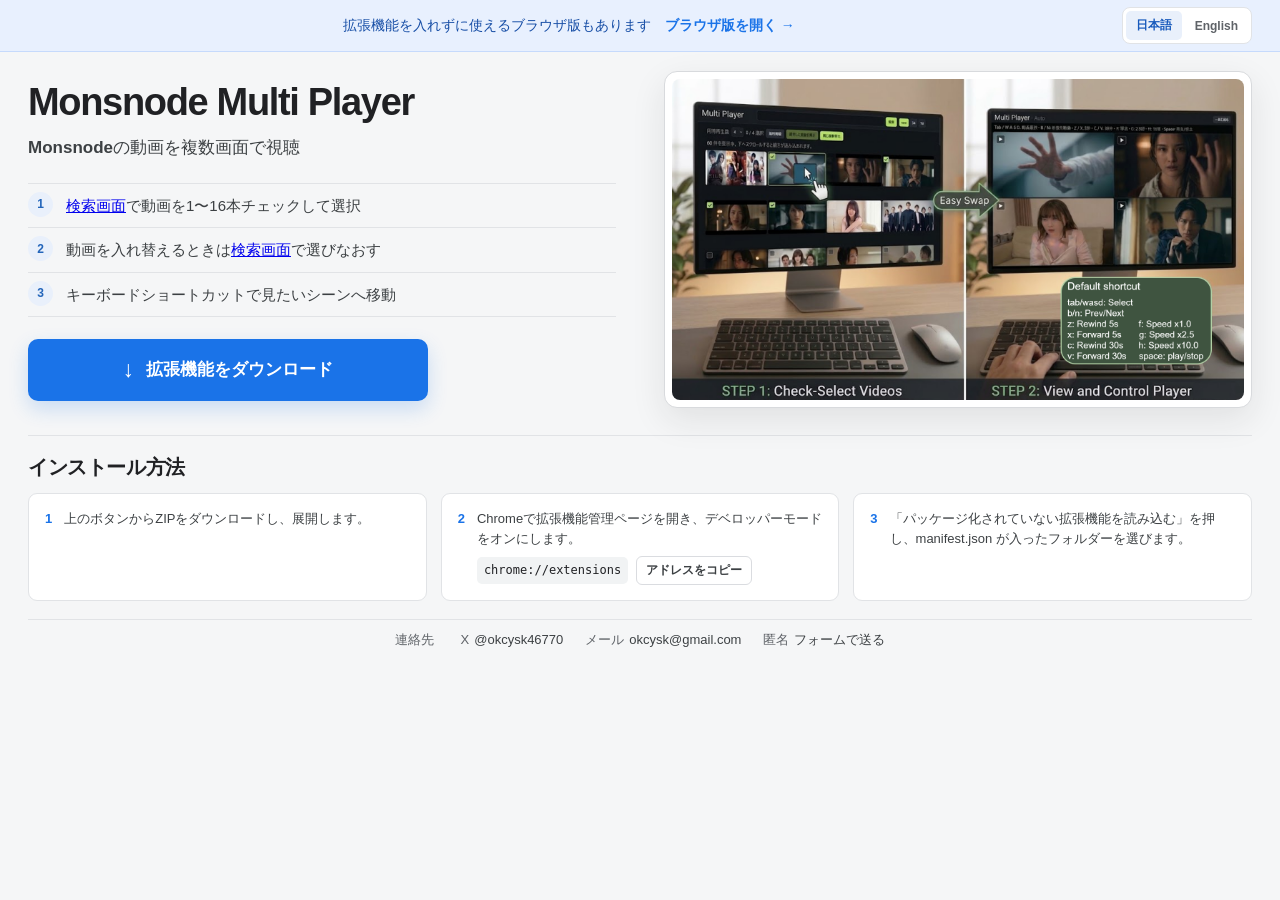
<file: index.html>
<!doctype html>
<html lang="ja">
<head>
  <meta charset="utf-8">
  <meta name="viewport" content="width=device-width,initial-scale=1">
  <!-- Google Tag Manager -->
  <script async src="https://www.googletagmanager.com/gtm.js?id=GTM-TTFVJL49"></script>
  <script>
   window.dataLayer = window.dataLayer || [];
   function gtag(){dataLayer.push(arguments);}
   gtag('js', new Date());
  </script>
  <meta name="theme-color" content="#f5f6f7">
  <meta name="description" content="Monsnode Multi Player — マルチ画面動画プレーヤー">
  <title>Monsnode Multi Player</title>
  <style>
    :root{color-scheme:light;--ink:#202124;--muted:#5f6368;--line:#e1e3e6;--blue:#1a73e8;--blue-dark:#155bb5;--bg:#f5f6f7}
    *{box-sizing:border-box}
    html,body{min-height:100%;margin:0}
    body{background:var(--bg);color:var(--ink);font:15px/1.55 Arial,"Noto Sans JP",sans-serif}
    header{height:72px;display:flex;align-items:center;width:min(1320px,calc(100% - 56px));margin:auto}
    .brand{font-size:17px;font-weight:650;letter-spacing:-.02em}
    .hero{display:grid;grid-template-columns:1fr 1fr;gap:48px;align-items:center;width:min(1320px,calc(100% - 56px));margin:16px auto 24px}
    .copy{padding:10px 0}
    h1{margin:0 0 18px;font-size:clamp(27px,3vw,38px);line-height:1.28;font-weight:650;letter-spacing:-.035em}
    .tagline{margin:-10px 0 23px;color:#3c4043;font-size:17px;font-weight:550;line-height:1.5}
    .points{margin:0 0 22px;padding:0;list-style:none}
    .points li{display:flex;gap:13px;align-items:flex-start;padding:10px 0;border-top:1px solid var(--line);color:#3c4043;font-size:15px}
    .points li:last-child{border-bottom:1px solid var(--line)}
    .num{flex:none;display:grid;place-items:center;width:25px;height:25px;margin-top:-2px;border-radius:50%;background:#e9f0fb;color:#2365ba;font-size:12px;font-weight:700}
    .download{display:flex;width:min(100%,400px);min-height:62px;align-items:center;justify-content:center;gap:12px;padding:13px 20px;border:0;border-radius:10px;background:var(--blue);color:#fff;text-decoration:none;font-size:17px;font-weight:700;box-shadow:0 8px 20px #1a73e833;transition:background .15s,transform .15s,box-shadow .15s}
    .download:hover{background:var(--blue-dark);transform:translateY(-2px);box-shadow:0 11px 24px #1a73e844}
    .download-icon{font-size:23px;line-height:1}
    .image-wrap{width:100%;padding:7px;border:1px solid #d8dadd;border-radius:13px;background:#fff;box-shadow:0 12px 34px #20212418}
    .hero-image{display:block;width:100%;height:auto;border-radius:8px}
    .install{width:min(1320px,calc(100% - 56px));margin:0 auto 18px;padding-top:16px;border-top:1px solid var(--line)}
    .install h2{margin:0 0 10px;font-size:20px;letter-spacing:-.02em}
    .steps{display:grid;grid-template-columns:repeat(3,minmax(0,1fr));gap:14px}
    .step{display:flex;gap:12px;align-items:flex-start;padding:15px 16px;border:1px solid var(--line);border-radius:9px;background:#fff;color:#3c4043;font-size:13px;line-height:1.55}
    .step b{flex:none;color:var(--blue);font-size:13px}
    .step code{font-size:12px;color:#202124}
    .manager-address{display:inline-flex;gap:8px;align-items:center;flex-wrap:wrap;margin-top:7px}
    .manager-address code{padding:4px 7px;border-radius:5px;background:#f1f3f4}
    .manager-address button{padding:5px 9px;border:1px solid #dadce0;border-radius:6px;background:#fff;color:#3c4043;font:600 12px Arial,sans-serif;cursor:pointer}
    .manager-address button:hover{background:#f8f9fa}
    .contact{display:flex;align-items:center;justify-content:center;gap:22px;width:min(1320px,calc(100% - 56px));margin:0 auto 10px;padding:10px 0;border-top:1px solid var(--line);color:var(--muted);font-size:13px}
    .contact a{color:#3c4043;text-decoration:none}.contact a:hover{color:var(--blue);text-decoration:underline}.contact-label{margin-right:5px;color:var(--muted)}
    /* One top bar holds the web-version banner and the language switch, keeping the whole page within one screen. */
    header{height:auto;width:100%;margin:0;gap:12px;padding:7px max(28px,calc((100% - 1320px) / 2));background:#e8f0fe;border-bottom:1px solid #c6dafc}
    .web-banner{flex:1;display:flex;flex-wrap:wrap;align-items:center;justify-content:center;gap:2px 14px;color:#174ea6;font-size:14px;text-decoration:none;text-align:center}
    .web-banner b{color:var(--blue);white-space:nowrap}.web-banner:hover b{text-decoration:underline}
    .lang-switch{flex:none;display:flex;gap:3px;padding:3px;border:1px solid var(--line);border-radius:8px;background:#fff}
    .lang-switch button{white-space:nowrap;border:0;border-radius:5px;padding:6px 10px;background:transparent;color:var(--muted);font:600 12px Arial,sans-serif;cursor:pointer}
    .lang-switch button[aria-pressed="true"]{background:#e9f0fb;color:#185abc}
    @media(max-width:760px){header{padding:7px 16px}.web-banner{font-size:13px}.hero{grid-template-columns:1fr;gap:25px;width:calc(100% - 32px);margin:14px auto 30px}.copy{padding:0}h1{font-size:28px;margin-bottom:17px}.tagline{margin:-7px 0 17px;font-size:15px}.points{margin-bottom:23px}.points li{padding:11px 0;font-size:14px}.download{width:100%;min-height:58px;font-size:16px}.install{width:calc(100% - 32px);margin-bottom:28px;padding-top:19px}.steps{grid-template-columns:1fr;gap:8px}.step{padding:12px 13px}}
    @media(max-width:420px){.brand{font-size:15px}.hero{gap:19px;margin-top:8px}.image-wrap{padding:4px;border-radius:9px}.hero-image{border-radius:5px}.points li{gap:10px;font-size:13px}.download{min-height:55px}.contact{width:calc(100% - 32px);gap:13px;flex-wrap:wrap;font-size:12px}}
  </style>
  <meta name="google-site-verification" content="LyRfDuRUYksJZFUhuVmuxtJTpkZJOUPSd-Jtx4OINSE" />
</head>
<body>
  <header><a class="web-banner" href="https://okcysk.github.io/monsnodeMultiPlayer/" target="_blank" rel="noopener"><span data-ja="拡張機能を入れずに使えるブラウザ版もあります" data-en="A web version that needs no extension is also available">拡張機能を入れずに使えるブラウザ版もあります</span><b data-ja="ブラウザ版を開く →" data-en="Open the web version →">ブラウザ版を開く →</b></a><div class="lang-switch" role="group" aria-label="Language"><button type="button" data-language="ja" aria-pressed="true">日本語</button><button type="button" data-language="en" aria-pressed="false">English</button></div></header>
  <main class="hero">
    <section class="copy" id="copy-section" aria-label="拡張機能の説明">
      <h1>Monsnode Multi Player</h1>
      <p class="tagline" data-ja="Monsnodeの動画を複数画面で視聴" data-en="Watch Monsnode videos in a multi-panel layout">Monsnodeの動画を複数画面で視聴</p>
      <ol class="points">
        <li><span class="num">1</span><span id="point-one">検索画面で動画を1〜16本チェックして選択</span></li>
        <li><span class="num">2</span><span id="point-two">入れ替えたい動画は検索画面でチェックを入れなおす</span></li>
        <li><span class="num">3</span><span data-ja="キーボードショートカットで見たいシーンへ移動" data-en="Jump to a scene with keyboard shortcuts">キーボードショートカットで見たいシーンへ移動</span></li>
      </ol>
      <a class="download" href="./Monsnode-Multi-Player-v1.5.12.zip" download><span class="download-icon" aria-hidden="true">↓</span><span id="download-label" data-ja="拡張機能をダウンロード" data-en="Download the extension">拡張機能をダウンロード</span></a>
    </section>
    <div class="image-wrap"><img class="hero-image" id="hero-image" src="./overview-multi-player.png" alt="検索画面で動画を選択し、マルチ画面プレーヤーで視聴・操作するイメージ" data-ja-alt="検索画面で動画を選択し、マルチ画面プレーヤーで視聴・操作するイメージ" data-en-alt="Select videos from search results and watch them in the multi-panel player" width="1500" height="844" fetchpriority="high"></div>
  </main>
  <section class="install" aria-labelledby="install-title" id="install-section">
    <h2 id="install-title" data-ja="インストール方法" data-en="How to install">インストール方法</h2>
    <div class="steps">
      <div class="step"><b>1</b><span data-ja="上のボタンからZIPをダウンロードし、展開します。" data-en="Download the ZIP above and extract it.">上のボタンからZIPをダウンロードし、展開します。</span></div>
      <div class="step"><b>2</b><span><span id="manager-instruction">お使いのブラウザーの拡張機能管理ページを開き、デベロッパーモードをオンにします。</span><span class="manager-address"><code id="manager-url">chrome://extensions</code><button id="copy-manager" type="button">アドレスをコピー</button></span></span></div>
      <div class="step"><b>3</b><span data-ja="「パッケージ化されていない拡張機能を読み込む」を押し、manifest.json が入ったフォルダーを選びます。" data-en="Click Load unpacked and choose the extracted folder containing manifest.json.">「パッケージ化されていない拡張機能を読み込む」を押し、manifest.json が入ったフォルダーを選びます。</span></div>
    </div>
  </section>
  <footer class="contact" aria-label="Contact">
    <span class="contact-label" data-ja="連絡先" data-en="Contact">連絡先</span>
    <a href="https://x.com/okcysk46770" target="_blank" rel="noopener noreferrer"><span class="contact-label">X</span>@okcysk46770</a>
    <a href="mailto:okcysk@gmail.com"><span class="contact-label" data-ja="メール" data-en="Email">メール</span>okcysk@gmail.com</a>
    <a href="https://docs.google.com/forms/d/e/1FAIpQLSc7MyyJaD1YJLHzS2oYbVgQaono_sFIBUAHIID68HomW41pHQ/viewform" target="_blank" rel="noopener noreferrer"><span class="contact-label" data-ja="匿名" data-en="Anonymous">匿名</span><span data-ja="フォームで送る" data-en="Send via form">フォームで送る</span></a>
  </footer>
  <script>
    const languageButtons = document.querySelectorAll('[data-language]');
    const searchUrl = 'https://monsnode.com/';
    function updateSearchLinks(language) {
      const link = `<a href="${searchUrl}" target="_blank" rel="noopener noreferrer">${language === 'ja' ? '検索画面' : 'search page'}</a>`;
      document.querySelector('#point-one').innerHTML = language === 'ja'
        ? `${link}で動画を1〜16本チェックして選択`
        : `Select 1–16 videos by checking them on the ${link}`;
      document.querySelector('#point-two').innerHTML = language === 'ja'
        ? `動画を入れ替えるときは${link}で選びなおす`
        : `To replace a video, choose another one on the ${link}`;
    }
    function detectBrowser() {
      const ua = navigator.userAgent;
      if (/Edg\//.test(ua)) return { name: 'Microsoft Edge', url: 'edge://extensions' };
      if (/OPR\//.test(ua)) return { name: 'Opera', url: 'opera://extensions' };
      if (/Vivaldi\//.test(ua)) return { name: 'Vivaldi', url: 'vivaldi://extensions' };
      if (/Firefox\//.test(ua)) return { name: 'Firefox', url: 'about:addons', supported: false };
      if (/Chrome\//.test(ua)) return { name: 'Chrome', url: 'chrome://extensions' };
      return null;
    }
    let browser = detectBrowser();
    let currentLanguage = 'ja';
    const managerUrl = document.querySelector('#manager-url');
    const managerInstruction = document.querySelector('#manager-instruction');
    if (browser) {
      managerUrl.textContent = browser.url;
      managerInstruction.textContent = browser.supported === false
        ? `Firefox detected. This Chrome extension should be installed in Chrome or a Chromium-based browser. Add-ons: `
        : `${browser.name}: open the extension manager and turn on Developer mode. `;
    } else {
      managerInstruction.textContent = 'Browser not detected. Use Chrome or a Chromium-based browser. Extension manager: ';
    }
    if (navigator.brave?.isBrave) {
      navigator.brave.isBrave().then(isBrave => {
        if (isBrave) {
          browser = { name: 'Brave', url: 'brave://extensions' };
          managerUrl.textContent = browser.url;
          setLanguage(currentLanguage);
        }
      }).catch(() => {});
    }
    document.querySelector('#copy-manager').addEventListener('click', async event => {
      const button = event.currentTarget;
      const original = button.textContent;
      try {
        await navigator.clipboard.writeText(managerUrl.textContent);
        button.textContent = document.documentElement.lang === 'ja' ? 'コピーしました' : 'Copied';
      } catch {
        button.textContent = document.documentElement.lang === 'ja' ? 'アドレスを選択してコピー' : 'Select and copy the address';
      }
      window.setTimeout(() => { button.textContent = original; }, 2200);
    });
    function setLanguage(language) {
      currentLanguage = language;
      document.documentElement.lang = language;
      document.querySelectorAll('[data-ja][data-en]').forEach(element => {
        element.textContent = element.dataset[language];
      });
      updateSearchLinks(language);
      if (browser?.supported === false) {
        managerInstruction.textContent = language === 'ja'
          ? 'Firefoxを検出しました。この拡張機能はChromeまたはChromium系ブラウザーでインストールしてください。アドオン管理: '
          : 'Firefox detected. Install this extension in Chrome or a Chromium-based browser. Add-ons: ';
      } else {
        managerInstruction.textContent = browser
          ? (language === 'ja' ? `${browser.name}で拡張機能管理ページを開き、デベロッパーモードをオンにします。` : `Open the extension manager in ${browser.name} and turn on Developer mode.`)
          : (language === 'ja' ? 'ブラウザーを判別できません。ChromeまたはChromium系ブラウザーをお使いください。管理ページ: ' : 'Browser not detected. Use Chrome or a Chromium-based browser. Extension manager: ');
      }
      document.querySelector('#copy-manager').textContent = language === 'ja' ? 'アドレスをコピー' : 'Copy address';
      const image = document.querySelector('#hero-image');
      image.alt = image.dataset[`${language}Alt`];
      document.querySelector('#copy-section').setAttribute('aria-label', language === 'ja' ? '拡張機能の説明' : 'About the extension');
      document.querySelector('#install-section').setAttribute('aria-label', language === 'ja' ? 'インストール方法' : 'Installation steps');
      languageButtons.forEach(button => button.setAttribute('aria-pressed', String(button.dataset.language === language)));
    }
    setLanguage('ja');
    languageButtons.forEach(button => button.addEventListener('click', () => setLanguage(button.dataset.language)));
  </script>
  <script async src="https://adm.shinobi.jp/st/auto.js" data-admax-id="d5cc49f24c5c0486c9051f3de7901ca2"></script>
</body>
</html>
</file>
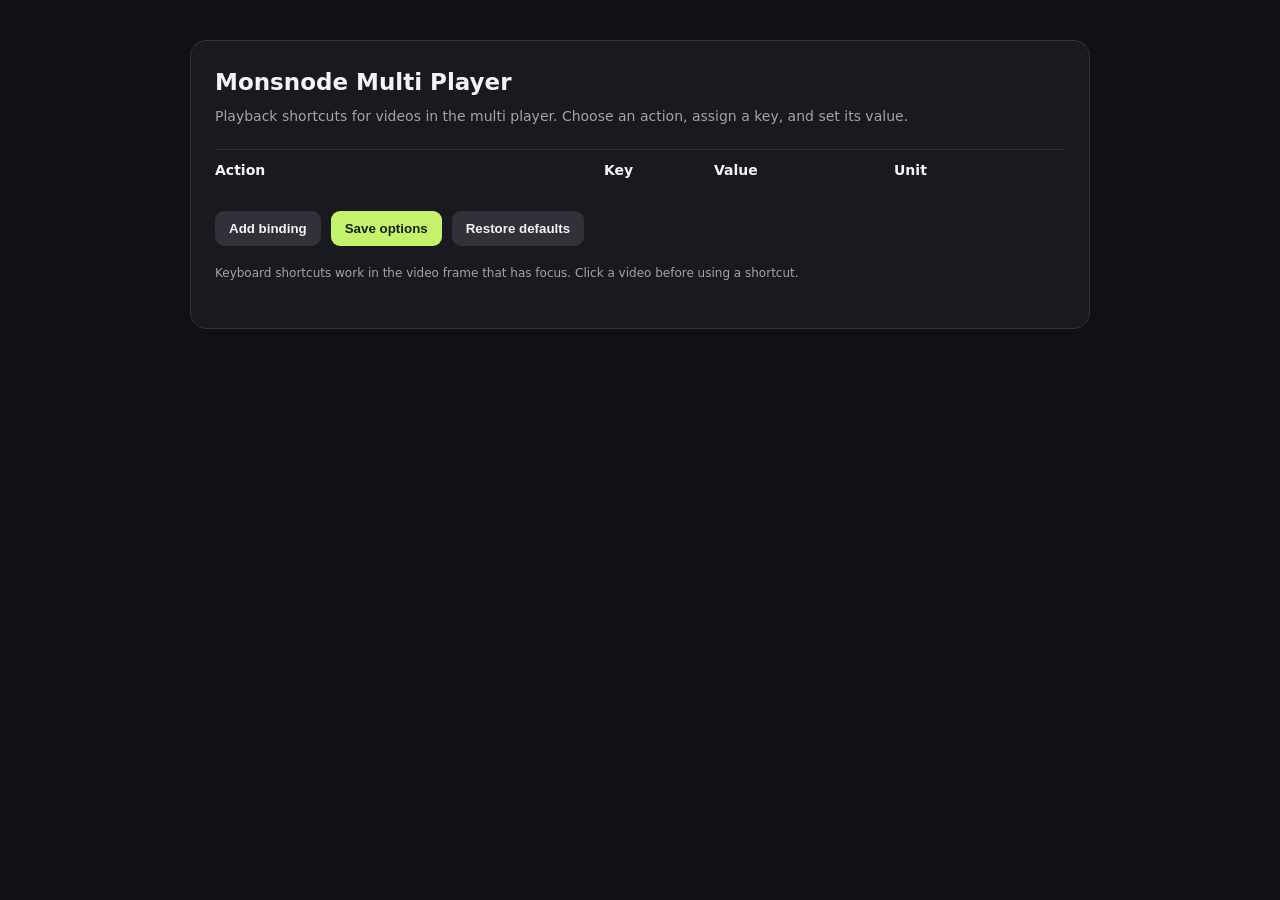
<file: options.html>
<!doctype html>
<html lang="en">
<head>
  <meta charset="utf-8">
  <meta name="viewport" content="width=device-width,initial-scale=1">
  <title>Monsnode Multi Player — Playback Options</title>
  <style>
    :root{color-scheme:dark;--bg:#101114;--panel:#191a1f;--line:#303139;--muted:#a2a3ad;--text:#f4f4f6;--accent:#c4f26a}
    *{box-sizing:border-box}body{margin:0;background:var(--bg);color:var(--text);font:14px/1.5 system-ui,sans-serif}.wrap{max-width:940px;margin:40px auto;padding:0 20px}.panel{background:var(--panel);border:1px solid var(--line);border-radius:16px;padding:24px}h1{font-size:23px;margin:0 0 6px}p{color:var(--muted);margin:0 0 22px}.row{display:grid;grid-template-columns:minmax(160px,1fr) 100px 170px 125px 36px;gap:10px;align-items:center;padding:10px 0;border-top:1px solid var(--line)}select,input{width:100%;background:#101115;color:var(--text);border:1px solid #41424b;border-radius:8px;padding:9px 10px}.key{text-align:center;text-transform:uppercase}.value{font-variant-numeric:tabular-nums}.remove{width:34px;height:34px;border:1px solid #45464e;border-radius:8px;background:#292a30;color:#fff;font-size:18px;cursor:pointer}.actions{display:flex;flex-wrap:wrap;gap:10px;margin-top:20px;align-items:center}.button{border:0;border-radius:9px;padding:10px 14px;font-weight:700;cursor:pointer}.save{background:var(--accent);color:#18200f}.secondary{background:#303139;color:var(--text)}#status{color:var(--accent);font-size:12px}.note{font-size:12px;margin-top:18px}.empty{color:var(--muted);font-size:13px;padding:20px 0}@media(max-width:760px){.row{grid-template-columns:1fr 80px 1fr 100px 34px;gap:6px}.panel{padding:16px}}
  </style>
</head>
<body>
  <main class="wrap"><section class="panel">
    <h1>Monsnode Multi Player</h1>
    <p>Playback shortcuts for videos in the multi player. Choose an action, assign a key, and set its value.</p>
    <div class="row" aria-hidden="true"><strong>Action</strong><strong>Key</strong><strong>Value</strong><strong>Unit</strong><span></span></div>
    <div id="rows"></div>
    <div class="actions"><button class="button secondary" id="add">Add binding</button><button class="button save" id="save">Save options</button><button class="button secondary" id="reset">Restore defaults</button><span id="status" role="status"></span></div>
    <p class="note">Keyboard shortcuts work in the video frame that has focus. Click a video before using a shortcut.</p>
  </section></main>
  <script src="options.js"></script>
</body>
</html>
</file>
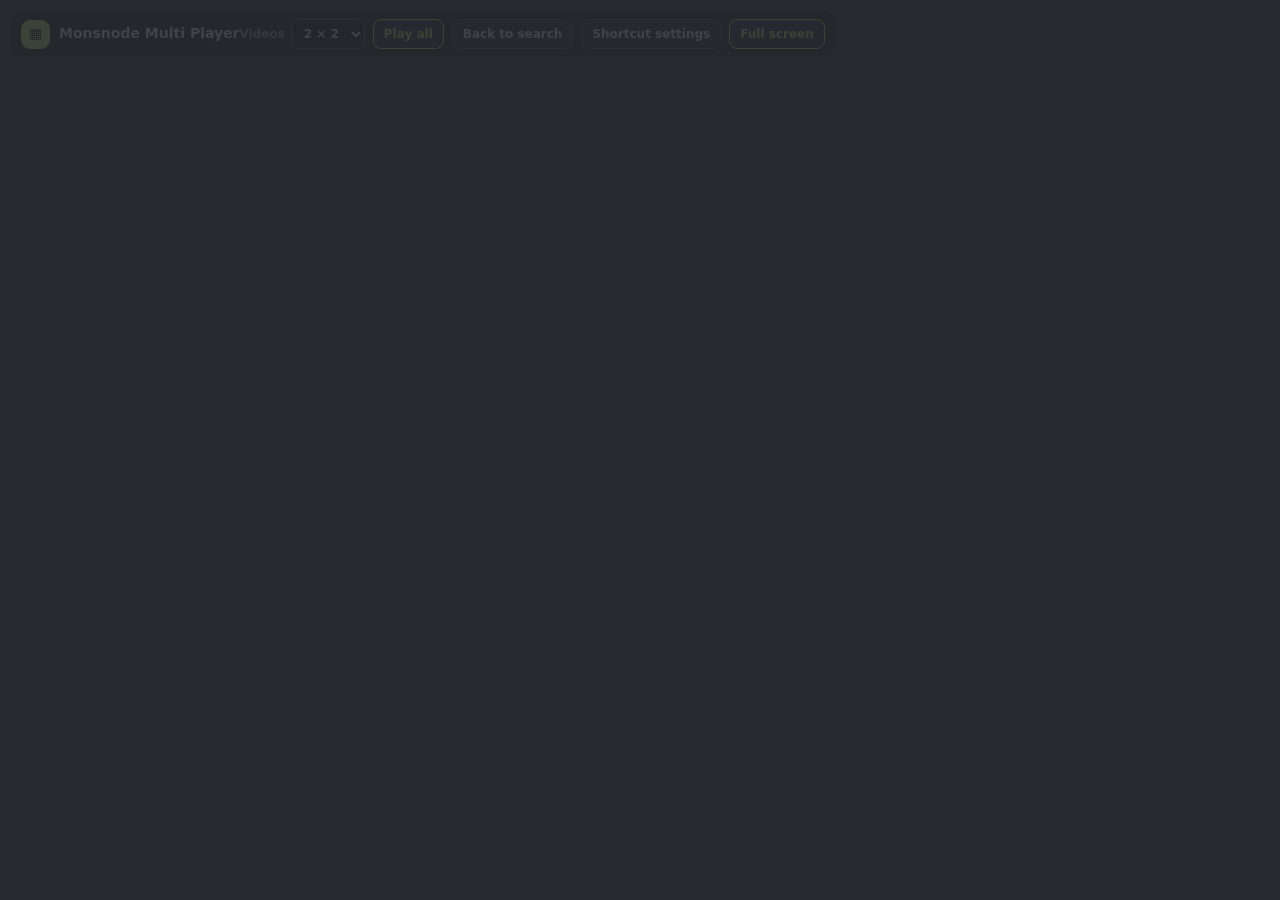
<file: player.html>
<!doctype html>
<html lang="en"><head><meta charset="utf-8"><meta name="viewport" content="width=device-width,initial-scale=1"><meta name="theme-color" content="#050506"><title>Monsnode Multi Player</title><link rel="stylesheet" href="player.css"></head>
<body><header class="toolbar"><div class="brand"><span class="mark">▦</span><div>Monsnode Multi Player</div></div><div class="toolbar-actions"><label class="count-control">Videos <select id="player-count" aria-label="Simultaneous video layout"><option value="1">1 × 1</option><option value="2">1 × 2</option><option value="4" selected>2 × 2</option><option value="9">3 × 3</option><option value="16">4 × 4</option></select></label><button id="toggle-all" type="button" aria-label="Play all videos" title="Shift+Space: play/stop all · Shift+M: mute/unmute all">Play all</button><a id="search-link" href="https://monsnode.com/navi.php" target="_blank" rel="noopener noreferrer">Back to search</a><a href="options.html" target="_blank" rel="noopener noreferrer">Shortcut settings</a><button id="fullscreen">Full screen</button></div></header><main id="grid" class="grid" aria-label="Video players"></main><section id="empty" class="empty" hidden><h1>Select videos</h1><p>Open Monsnode search results, select videos, then open Monsnode Multi Player.</p><a href="https://monsnode.com/navi.php" target="_blank" rel="noopener noreferrer">Open search</a></section><script src="player.js"></script></body></html>
</file>
<file: player.css>
:root{color-scheme:dark;--text:#f5f5f7;--muted:#a4a5ae;--accent:#c4f26a}*{box-sizing:border-box}html,body{width:100%;height:100%;margin:0;overflow:hidden;background:#050506;color:var(--text);font:14px/1.4 system-ui,-apple-system,"Segoe UI",sans-serif}.grid{position:absolute;inset:0;display:grid;grid-template-columns:1fr 1fr;grid-template-rows:1fr 1fr;gap:2px;background:#282a30}.cell{position:relative;min-width:0;min-height:0;background:#050506;overflow:hidden}.cell video{display:block;width:100%;height:100%;border:0;background:#050506;object-fit:contain}.cell-label{position:absolute;z-index:2;top:8px;left:8px;right:8px;display:flex;align-items:center;gap:8px;padding:5px 8px;background:#08090bbd;border-radius:8px;opacity:0;transition:opacity .15s;pointer-events:none}.cell:hover .cell-label{opacity:1}.cell-number{display:grid;place-items:center;width:20px;height:20px;border-radius:6px;background:#24262b;color:var(--accent);font-weight:700;font-size:11px}.cell-title{flex:1;min-width:0;white-space:nowrap;overflow:hidden;text-overflow:ellipsis;font-size:12px}.cell-link{color:#eee;text-decoration:none;pointer-events:auto;font-size:11px}.toolbar{position:fixed;z-index:10;top:10px;left:10px;right:10px;display:flex;align-items:center;justify-content:space-between;padding:8px 10px;background:#111319ec;border:1px solid #363841;border-radius:12px;opacity:.12;transition:opacity .2s}.toolbar:hover,.toolbar:focus-within{opacity:1}.brand{display:flex;align-items:center;gap:9px;font-weight:700}.brand small{display:block;color:var(--muted);font-size:9px;letter-spacing:.13em}.mark{display:grid;place-items:center;width:29px;height:29px;border-radius:9px;background:var(--accent);color:#1b230f}.toolbar-actions{display:flex;gap:8px;align-items:center}.toolbar-actions a,.toolbar-actions button,.empty a{border:1px solid #454751;border-radius:8px;background:#252730;color:var(--text);text-decoration:none;padding:7px 10px;font:600 12px system-ui,sans-serif;cursor:pointer}.toolbar-actions button{border-color:var(--accent);color:var(--accent)}.empty{position:fixed;inset:0;display:grid;place-content:center;text-align:center;padding:24px;background:#08090bf5}.empty[hidden]{display:none}.empty h1{margin:0 0 10px}.empty p{color:var(--muted);max-width:420px}.empty a{display:inline-block;margin:auto}@media(max-width:600px){.toolbar{top:6px;left:6px;right:6px}.brand small{font-size:8px}.toolbar-actions a,.toolbar-actions button{padding:6px 7px;font-size:10px}}
.cell-controls{position:absolute;z-index:3;top:8px;right:8px;display:flex;flex-wrap:wrap;justify-content:flex-end;gap:6px;max-width:calc(100% - 16px);opacity:.35;transition:opacity .15s}.cell:hover .cell-controls,.cell-controls:focus-within{opacity:1}.cell-controls button{border:1px solid #555862;border-radius:7px;background:#111319ef;color:#fff;padding:6px 9px;font:600 11px system-ui,sans-serif;cursor:pointer}.cell-controls button:hover{border-color:var(--accent);color:var(--accent)}
.toolbar{right:auto;max-width:calc(100vw - 20px)}.toolbar-actions .count-control{display:flex;align-items:center;gap:6px;color:var(--muted);font-size:12px;font-weight:600}.toolbar-actions select{border:1px solid #555862;border-radius:7px;background:#111319;color:var(--text);padding:6px 8px;font:600 12px system-ui,sans-serif}.grid{grid-template-columns:repeat(var(--player-columns,2),minmax(0,1fr));grid-template-rows:repeat(var(--player-rows,var(--player-columns,2)),minmax(0,1fr))}.cell-controls{top:58px}.cell-speed{display:inline-flex;align-items:center;padding:5px 8px;border:1px solid #555862;border-radius:7px;background:#111319ef;color:var(--accent);font:600 11px/1.4 system-ui,sans-serif;white-space:nowrap}@media(max-width:600px){.cell-controls{top:46px;right:5px;gap:3px}.cell-controls button{padding:4px 5px}.cell-speed{padding:4px 6px;font-size:10px}}
.auto-mode .cell-controls{opacity:.82}.cell-controls button:disabled{opacity:.4;cursor:not-allowed}
</file>
